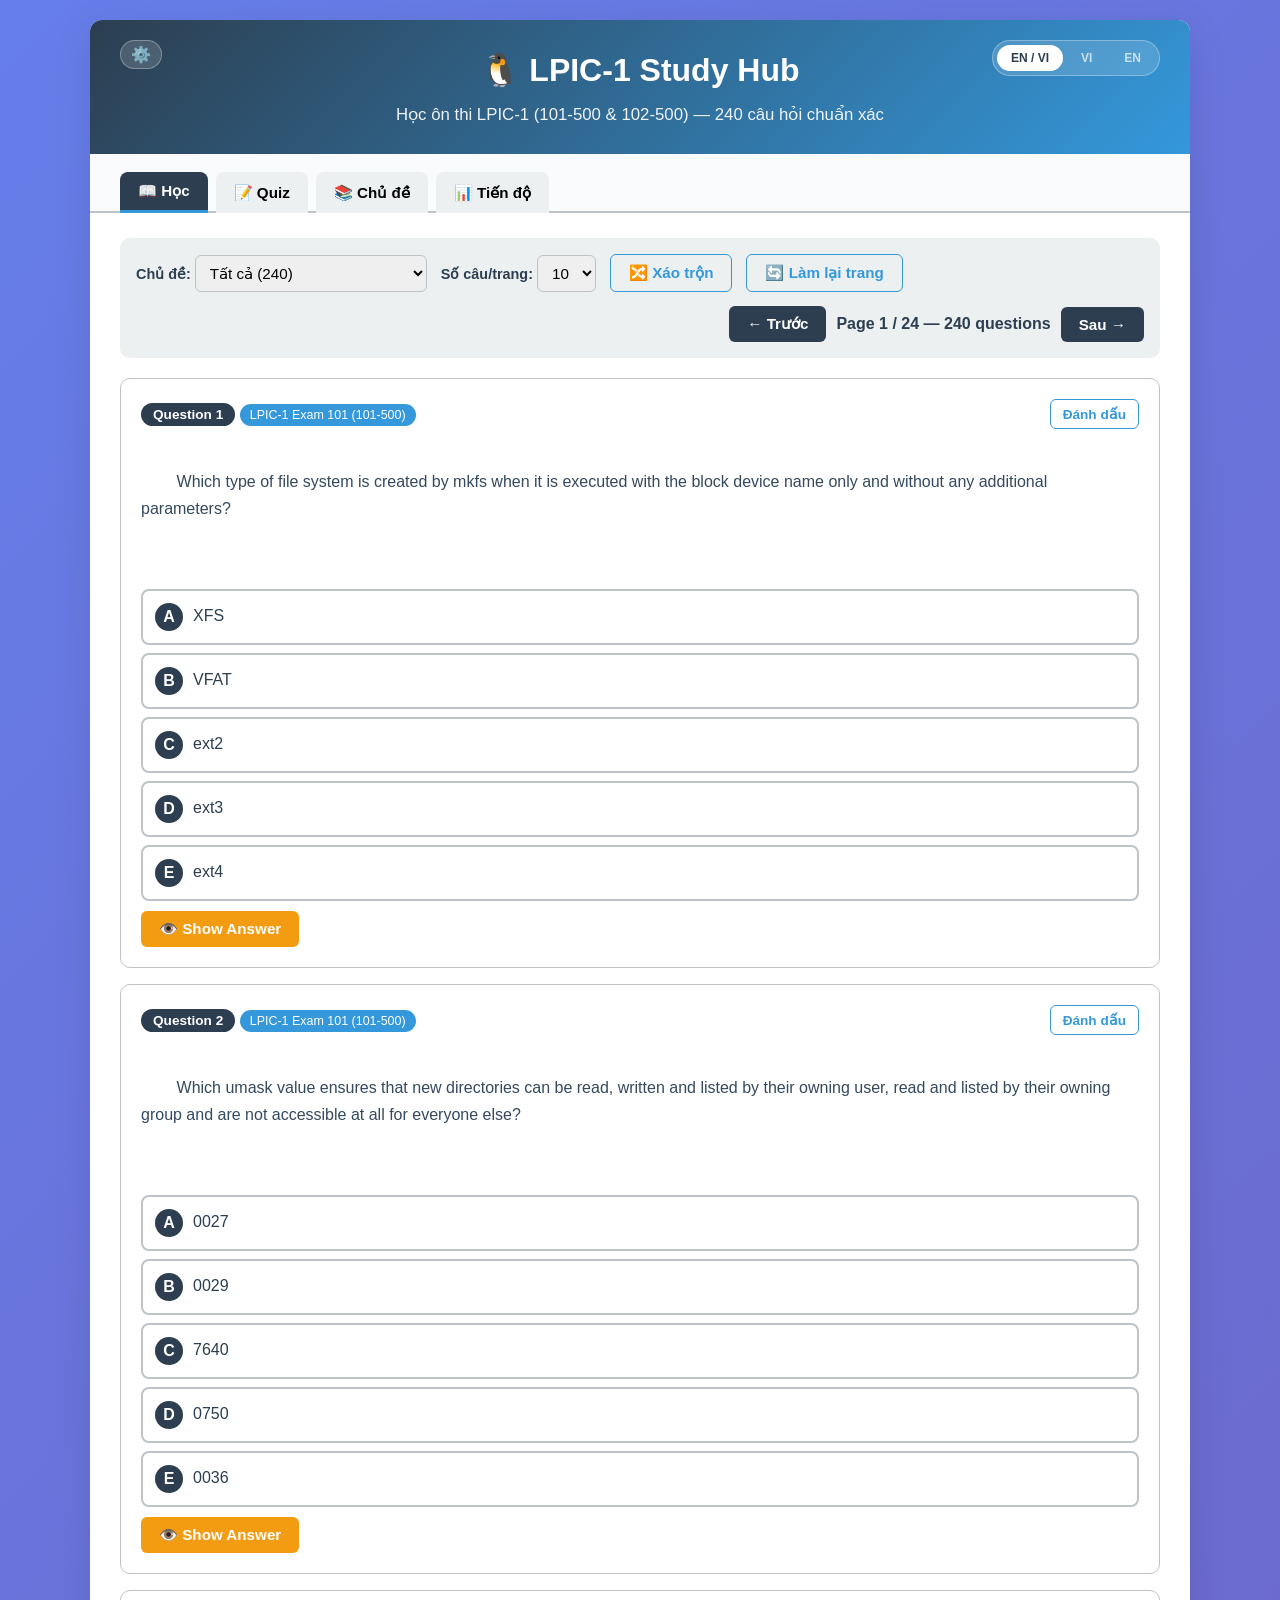
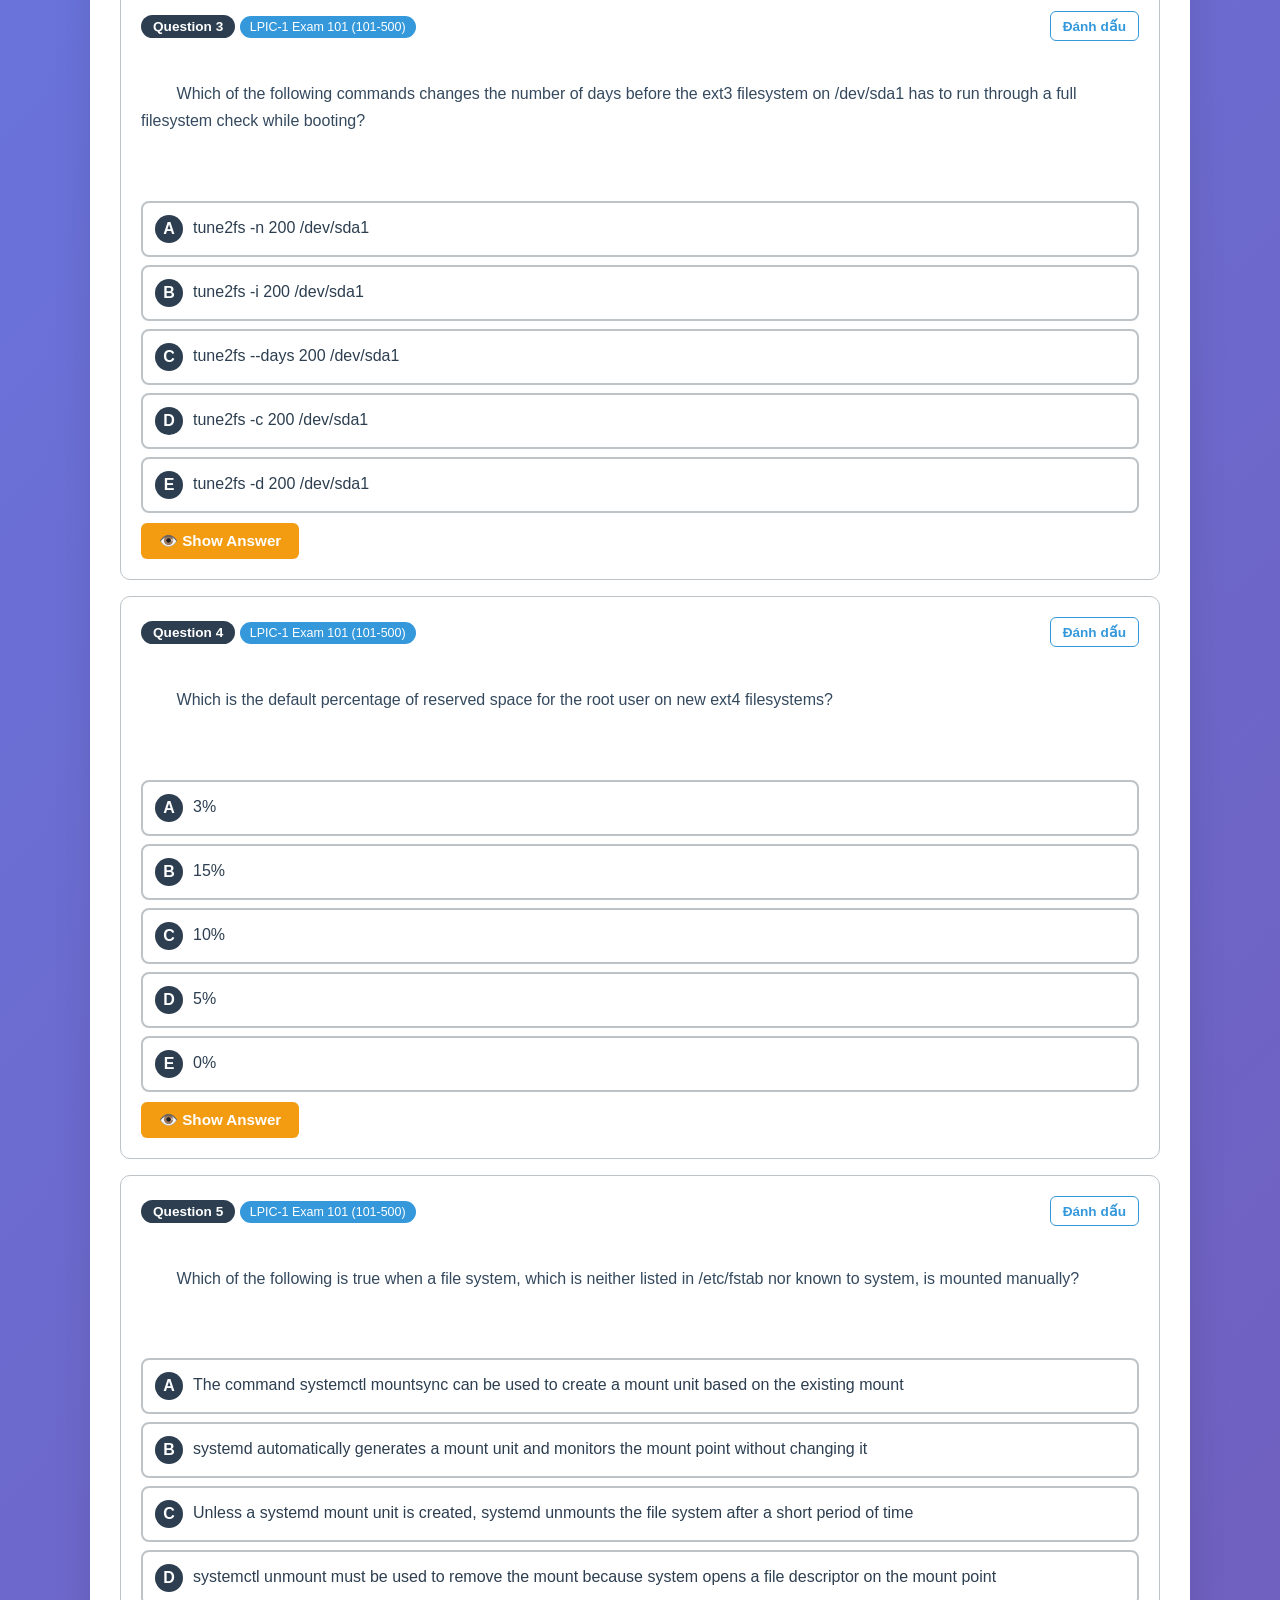
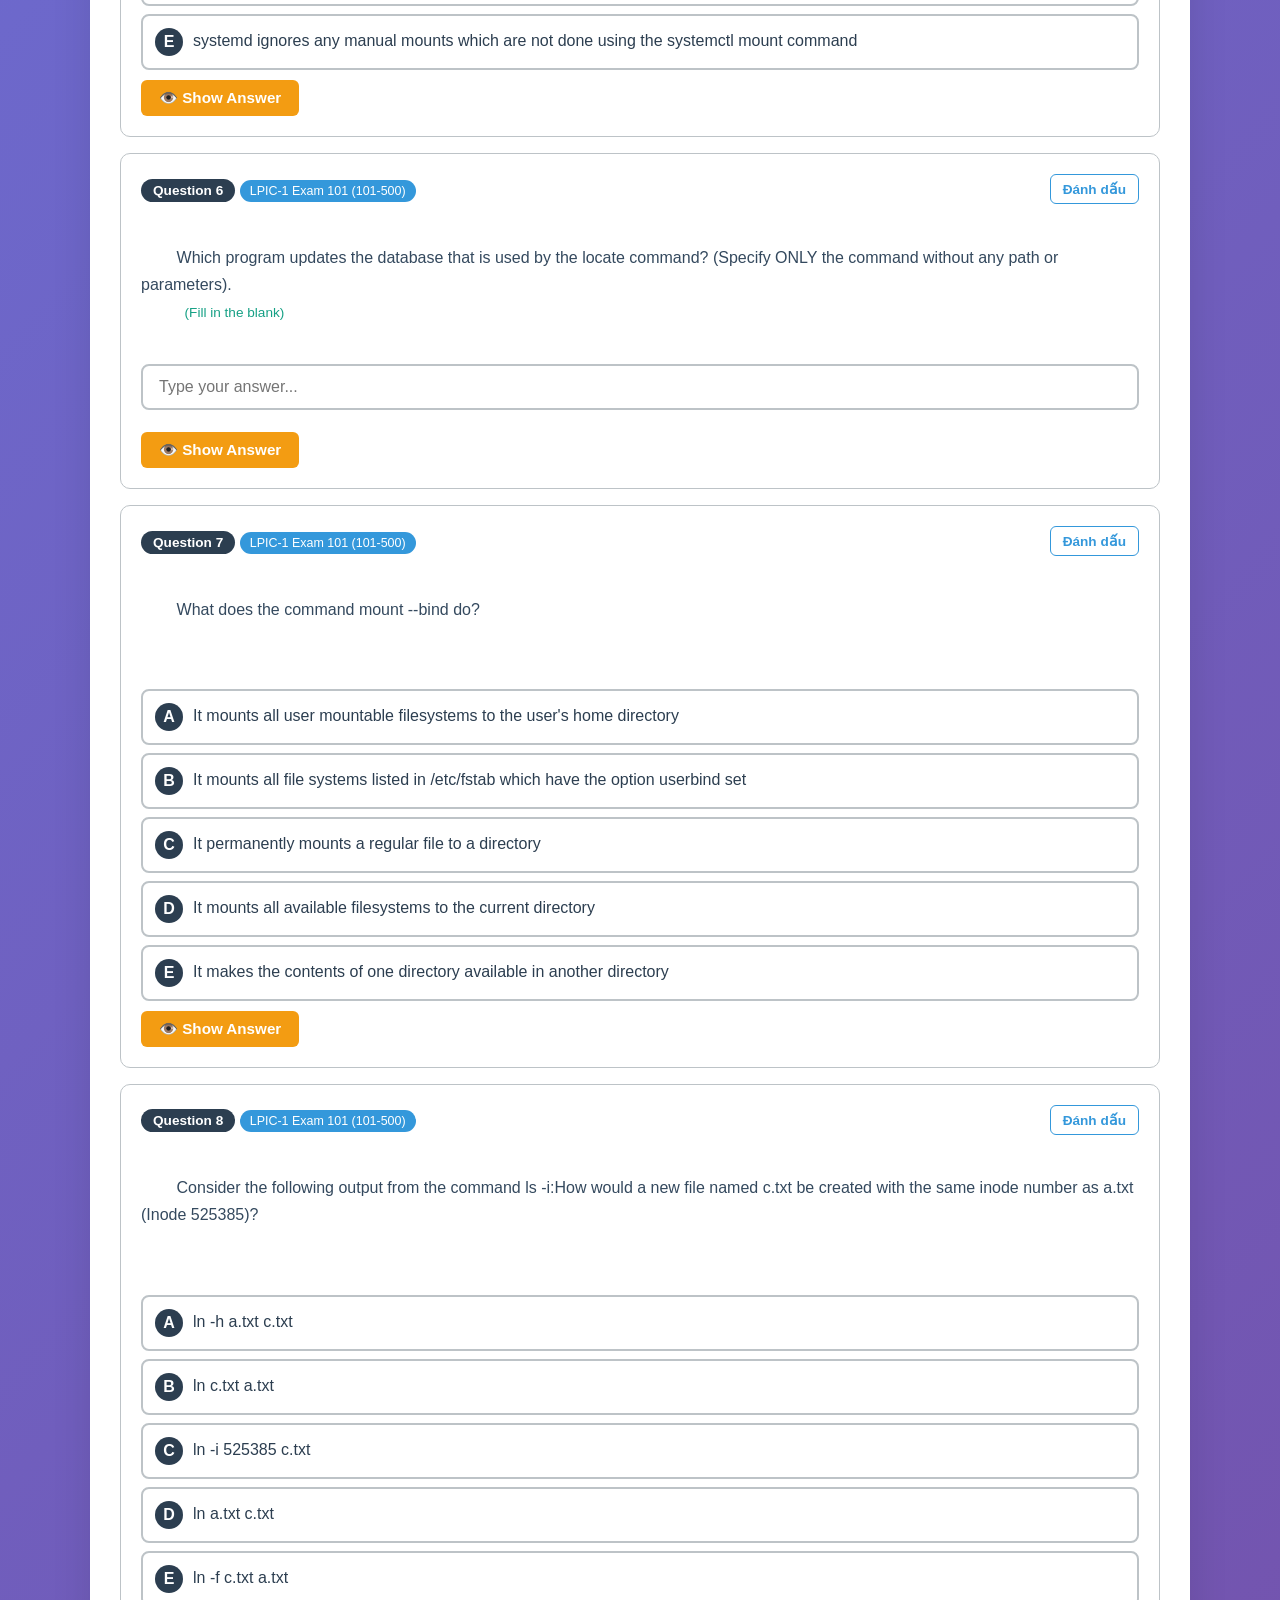
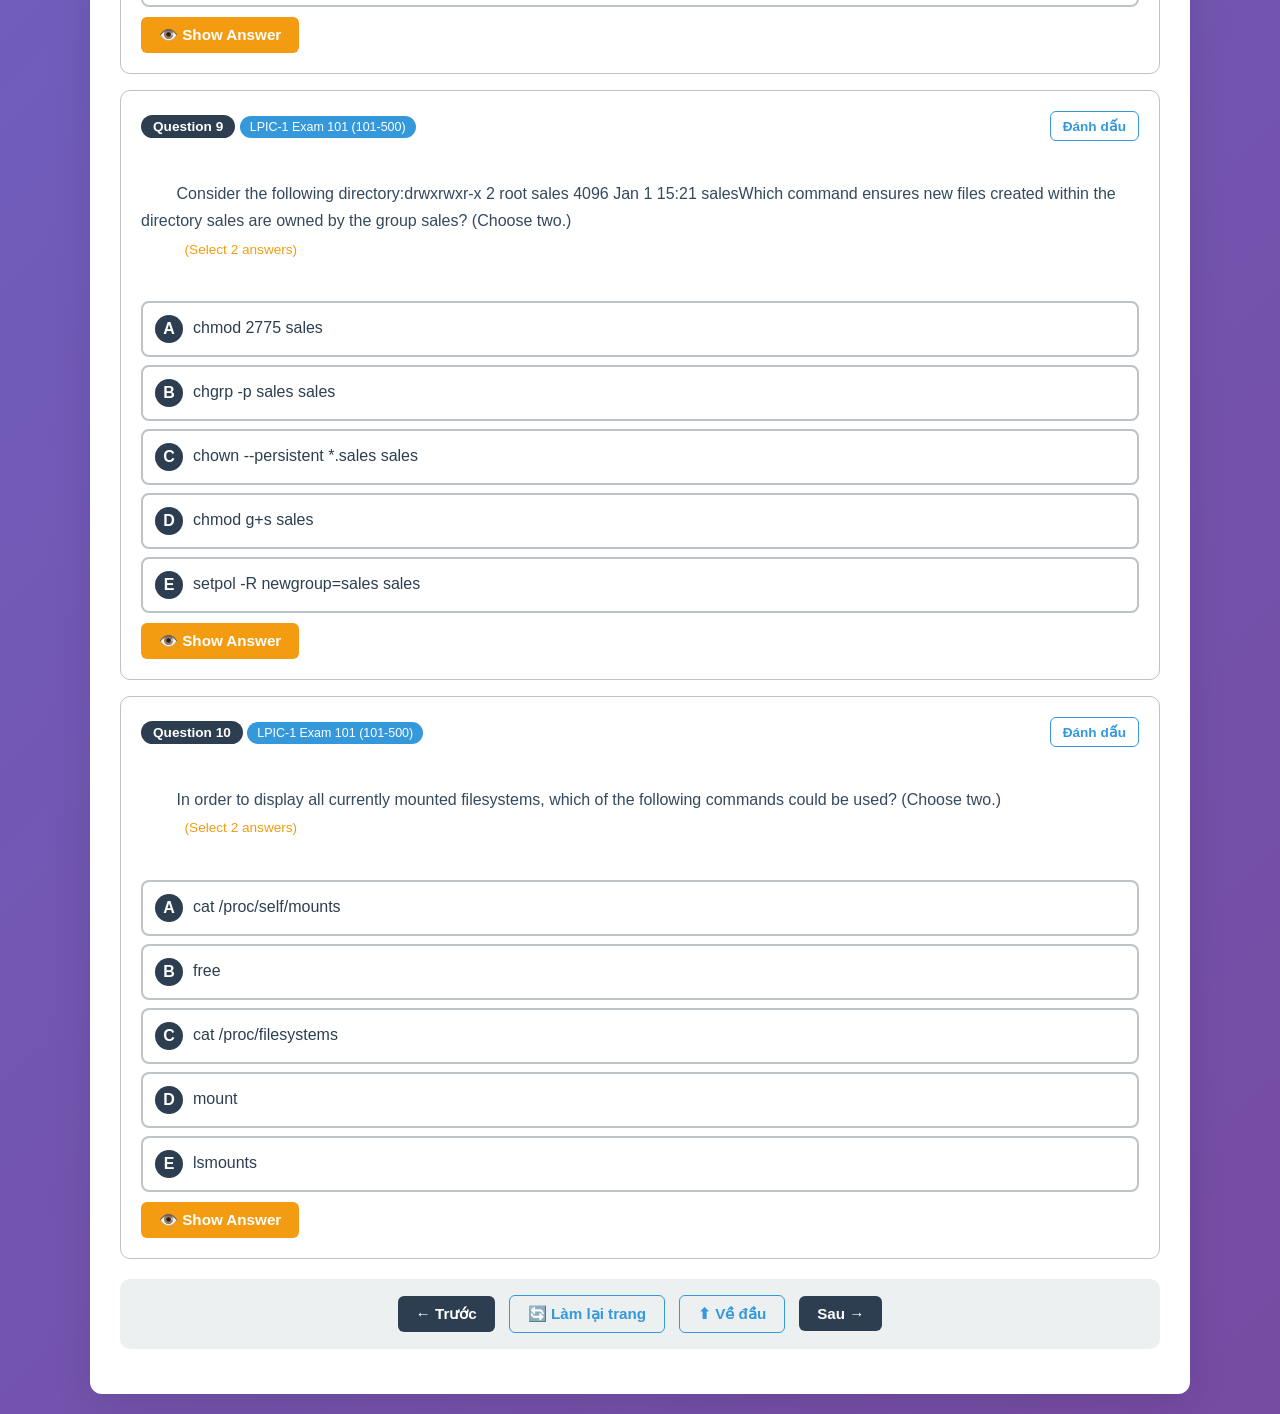
<file: index.html>
<!DOCTYPE html>
<html lang="vi">
<head>
<meta charset="UTF-8">
<meta name="viewport" content="width=device-width, initial-scale=1.0, viewport-fit=cover">
<title>LPIC-1 Study Hub - Học ôn thi LPIC-1</title>

<!-- SEO -->
<meta name="description" content="Ứng dụng học ôn thi LPIC-1 (101-500 & 102-500) với 208 câu hỏi chuẩn xác. Luyện tập, thi thử và theo dõi tiến độ học tập.">

<!-- PWA Manifest -->
<link rel="manifest" href="/manifest.json">
<meta name="theme-color" content="#4a90d9">

<!-- iOS PWA Support -->
<meta name="apple-mobile-web-app-capable" content="yes">
<meta name="apple-mobile-web-app-status-bar-style" content="black-translucent">
<meta name="apple-mobile-web-app-title" content="LPIC-1">
<link rel="apple-touch-icon" href="/icons/icon-152.png">
<link rel="apple-touch-icon" sizes="180x180" href="/icons/icon-192.png">
<link rel="apple-touch-startup-image" href="/icons/icon-512.png">

<!-- Favicon -->
<link rel="icon" type="image/png" sizes="32x32" href="/icons/icon-96.png">
<link rel="icon" type="image/png" sizes="16x16" href="/icons/icon-72.png">

<link rel="stylesheet" href="styles.css">
</head>
<body>
<div class="container">
<header>
  <h1>🐧 LPIC-1 Study Hub</h1>
  <h2>Học ôn thi LPIC-1 (101-500 &amp; 102-500) — 240 câu hỏi chuẩn xác</h2>
  <div style="position:absolute; top:20px; left:30px; display:flex; gap:10px;">
    <button class="lang-btn active" onclick="openSettings()" style="background:rgba(255,255,255,0.15); color:white; border:1px solid rgba(255,255,255,0.3); font-size:16px; padding: 4px 10px;" title="Cài đặt AI">⚙️</button>
  </div>
  <div class="lang-toggle" id="langToggle">
    <button class="lang-btn active" data-lang="both">EN / VI</button>
    <button class="lang-btn" data-lang="vi">VI</button>
    <button class="lang-btn" data-lang="en">EN</button>
  </div>
</header>

<nav class="tabs">
  <button class="tab active" data-pane="study">📖 Học</button>
  <button class="tab" data-pane="quiz">📝 Quiz</button>
  <button class="tab" data-pane="topics">📚 Chủ đề</button>
  <button class="tab" data-pane="progress">📊 Tiến độ</button>
</nav>

<main>
  <!-- STUDY PANE -->
  <div id="study" class="pane active">
    <div class="controls">
      <div>
        <label>Chủ đề: </label>
        <select id="topicFilter">
          <option value="all">Tất cả (107)</option>
        </select>
      </div>
      <div>
        <label>Số câu/trang: </label>
        <select id="pageSize">
          <option>5</option>
          <option selected>10</option>
          <option>20</option>
          <option>50</option>
        </select>
      </div>
        <button class="btn btn-ghost" id="shuffleBtn">🔀 Xáo trộn</button>
        <button class="btn btn-ghost" onclick="renderCurrent()" title="Xóa toàn bộ lựa chọn trên trang này để làm lại">🔄 Làm lại trang</button>
        <div style="display: flex; align-items: center; gap: 10px; flex-wrap: wrap; margin-left: auto;">
          <button class="btn btn-sec" id="prevBtn">← Trước</button>
          <span id="pageInfo" style="font-weight:600"></span>
          <button class="btn btn-sec" id="nextBtn">Sau →</button>
        </div>
      </div>
    <div id="questionsList"></div>
    <div class="controls" style="justify-content: center; margin-top: 20px;">
      <button class="btn btn-sec" id="prevBtnBottom">← Trước</button>
      <button class="btn btn-ghost" onclick="renderCurrent()" title="Xóa toàn bộ lựa chọn trên trang này để làm lại">🔄 Làm lại trang</button>
      <button class="btn btn-ghost" id="topBtnBottom">⬆ Về đầu</button>
      <button class="btn btn-sec" id="nextBtnBottom">Sau →</button>
    </div>
  </div>

  <!-- QUIZ PANE -->
  <div id="quiz" class="pane">
    <div id="quizSetup">
      <h3 style="margin-bottom:14px">📝 Thi thử LPIC-1</h3>
      <div class="controls">
        <div>
          <label>Chủ đề: </label>
          <select id="quizTopic"><option value="all">Tất cả</option></select>
        </div>
        <div>
          <label>Số câu: </label>
          <select id="quizCount">
            <option>5</option><option selected>10</option><option>20</option>
            <option>50</option><option value="240">Tất cả (240)</option>
          </select>
        </div>
        <div style="display:flex;align-items:center;gap:8px;">
          <input type="checkbox" id="quizSkipKnown" style="width:16px;height:16px;cursor:pointer;accent-color:var(--pri)">
          <label for="quizSkipKnown" style="cursor:pointer;font-size:0.9em;">⚡ Bỏ qua câu đã đúng</label>
        </div>
        <button class="btn btn-pri" id="startQuizBtn">▶ Bắt đầu</button>
      </div>
    </div>
    <div id="quizArea" style="display:none">
      <div class="quiz-progress"><div class="quiz-progress-fill" id="quizProg"></div></div>
      <div id="quizQuestion" class="quiz-q"></div>
      <div style="text-align:center;margin-top:14px">
        <button class="btn btn-pri" id="quizSubmitBtn">Nộp đáp án</button>
        <button class="btn btn-sec" id="quizNextBtn" style="display:none">Câu tiếp →</button>
      </div>
    </div>
    <div id="quizResult" style="display:none"></div>
  </div>

  <!-- TOPICS PANE -->
  <div id="topics" class="pane">
    <h3 style="margin-bottom:14px">📚 Các chủ đề LPIC-1</h3>
    <div id="topicsGrid" class="topics-grid"></div>
  </div>

  <!-- PROGRESS PANE -->
  <div id="progress" class="pane">
    <h3 style="margin-bottom:14px">📊 Tiến độ học tập</h3>

    <!-- STUDY PROGRESS -->
    <div style="margin-bottom:6px">
      <h4 style="display:flex;align-items:center;gap:8px;margin-bottom:10px">📖 Phần Học <span style="font-size:0.8em;font-weight:400;color:var(--text-secondary)">(đánh dấu thủ công)</span></h4>
      <div id="progressStats" class="stat-grid"></div>
      <div id="topicProgress"></div>
    </div>

    <hr style="border:none;border-top:1px solid var(--border);margin:20px 0">

    <!-- QUIZ PROGRESS -->
    <div style="margin-bottom:6px">
      <h4 style="display:flex;align-items:center;gap:8px;margin-bottom:10px">📝 Phần Quiz <span style="font-size:0.8em;font-weight:400;color:var(--text-secondary)">(câu đã trả lời đúng)</span></h4>
      <div id="quizProgressStats" class="stat-grid"></div>
      <div id="quizTopicProgress"></div>
    </div>

    <div style="text-align:center;margin-top:24px;display:flex;gap:12px;justify-content:center;flex-wrap:wrap">
      <button class="btn btn-bad" id="resetBtn">🗑️ Reset tiến độ Học</button>
      <button class="btn btn-bad" id="resetQuizBtn">🗑️ Reset tiến độ Quiz</button>
    </div>
  </div>
</main>
</div>

<!-- Settings Modal -->
<div class="modal-overlay" id="settingsModal">
  <div class="modal-content">
    <h3>⚙️ Cài đặt AI Tutor</h3>
    <p style="font-size: 0.9em; color: #666; margin-bottom: 16px;">Điền thông tin API để sử dụng tính năng Trợ lý ảo AI. Cấu hình sẽ được lưu an toàn trên trình duyệt của bạn.</p>
    <div class="form-group">
      <label>Base URL (Chuẩn OpenAI)</label>
      <input type="text" id="aiBaseUrl" placeholder="Ví dụ: https://api.openai.com/v1">
    </div>
    <div class="form-group">
      <label>Model Name</label>
      <input type="text" id="aiModel" placeholder="Ví dụ: gpt-3.5-turbo">
    </div>
    <div class="form-group">
      <label>API Key</label>
      <input type="password" id="aiApiKey" placeholder="Nhập API Key của bạn...">
    </div>
    <div class="form-group">
      <label>Model MML (Multi-Modal Name)</label>
      <input type="text" id="aiModelMML" placeholder="Ví dụ: gpt-4-vision-preview">
    </div>
    <div class="form-group">
      <label>Độ cao hộp thoại AI (px)</label>
      <input type="number" id="aiChatHeight" placeholder="600" min="300" max="900" value="600">
    </div>
    <div id="aiTestResult" style="margin-top: 12px; font-size: 0.85em; max-height: 150px; overflow-y: auto; display: none; padding: 10px; border-radius: 6px; white-space: pre-wrap; word-break: break-all; border: 1px solid var(--border);"></div>
    <div class="modal-actions">
      <button class="btn btn-warn" id="aiTestBtn" onclick="testAIConnection()">Kiểm tra kết nối</button>
      <button class="btn btn-ghost" onclick="closeSettings()">Hủy</button>
      <button class="btn btn-pri" onclick="saveSettings()">Lưu cài đặt</button>
    </div>
  </div>
</div>

<script src="questions.js?v=6"></script>
<script src="app.js?v=9"></script>
<script>
// Debug: Check if QUESTIONS and TOPICS loaded correctly
document.addEventListener('DOMContentLoaded', function() {
    console.log("DOM Loaded");
    console.log("QUESTIONS:", typeof QUESTIONS, QUESTIONS ? QUESTIONS.length : 'undefined');
    console.log("TOPICS:", typeof TOPICS, TOPICS ? TOPICS.length : 'undefined');
    console.log("STATE.questions:", typeof STATE.questions, STATE.questions ? STATE.questions.length : 'undefined');
    
    if (typeof QUESTIONS === 'undefined') {
        console.error("QUESTIONS is not defined!");
        document.body.innerHTML = '<h1 style="color:red;">Error: QUESTIONS not loaded</h1>';
    }
    if (typeof TOPICS === 'undefined') {
        console.error("TOPICS is not defined!");
    }
});
</script>

<!-- PWA Service Worker Registration -->
<script>
  if ('serviceWorker' in navigator) {
    window.addEventListener('load', () => {
      navigator.serviceWorker.register('/sw.js')
        .then((reg) => {
          console.log('[PWA] Service Worker registered:', reg.scope);
        })
        .catch((err) => {
          console.warn('[PWA] Service Worker registration failed:', err);
        });
    });
  }

  // iOS PWA: Show "Add to Home Screen" banner after 3 seconds (first visit only)
  if (!window.matchMedia('(display-mode: standalone)').matches && !localStorage.getItem('pwa-banner-shown')) {
    const isIOS = /iphone|ipad|ipod/i.test(navigator.userAgent);
    if (isIOS) {
      setTimeout(() => {
        const banner = document.createElement('div');
        banner.id = 'pwa-ios-banner';
        banner.style.cssText = `
          position: fixed; bottom: 0; left: 0; right: 0; z-index: 9999;
          background: linear-gradient(135deg, #1a1a2e, #16213e);
          color: white; padding: 16px 20px; text-align: center;
          border-top: 1px solid rgba(74,144,217,0.4);
          backdrop-filter: blur(10px);
          font-family: -apple-system, sans-serif; font-size: 14px;
          animation: slideUp 0.3s ease;
        `;
        banner.innerHTML = `
          <div style="font-size:18px; margin-bottom:6px;">📲 Thêm vào màn hình chính</div>
          <div style="opacity:0.85; line-height:1.5;">Nhấn <strong>⎋ Share</strong> → <strong>Add to Home Screen</strong> để dùng như app thật!</div>
          <button onclick="this.parentElement.remove(); localStorage.setItem('pwa-banner-shown','1')" 
            style="margin-top:10px; background:rgba(74,144,217,0.3); border:1px solid rgba(74,144,217,0.5); color:white; padding:6px 20px; border-radius:20px; cursor:pointer; font-size:13px;">Đã hiểu ✓</button>
        `;
        document.body.appendChild(banner);
        localStorage.setItem('pwa-banner-shown', '1');
      }, 3000);
    }
  }
</script>
</body>
</html>
</file>
<file: styles.css>
:root{
  --pri:#2c3e50;--sec:#3498db;--ok:#27ae60;--bad:#e74c3c;--warn:#f39c12;
  --info:#16a085;--bg:#ecf0f1;--border:#bdc3c7;--txt:#2c3e50;--white:#fff;
}
*{margin:0;padding:0;box-sizing:border-box}
body{font-family:-apple-system,BlinkMacSystemFont,'Segoe UI',Roboto,sans-serif;
  line-height:1.6;color:var(--txt);background:linear-gradient(135deg,#667eea 0%,#764ba2 100%);
  min-height:100vh;padding:20px}
.container{max-width:1100px;margin:0 auto;background:var(--white);
  border-radius:12px;box-shadow:0 10px 40px rgba(0,0,0,.1);overflow:hidden}
header{background:linear-gradient(135deg,var(--pri) 0%,var(--sec) 100%);
  color:#fff;padding:25px 30px;text-align:center;position:relative}
header h1{font-size:2em;margin-bottom:6px}
header h2{font-size:1.05em;font-weight:400;opacity:.92}

/* Lang Toggle */
.lang-toggle{position:absolute;top:20px;right:30px;display:flex;gap:4px;
  background:rgba(255,255,255,0.15);padding:4px;border-radius:100px;
  border:1px solid rgba(255,255,255,0.3);}
.lang-btn{border:none;background:transparent;color:rgba(255,255,255,0.7);
  padding:6px 14px;border-radius:100px;font-size:12px;font-weight:600;
  cursor:pointer;transition:all 0.2s;}
.lang-btn:hover{color:#fff;}
.lang-btn.active{background:#fff;color:var(--pri);}

.tabs{display:flex;gap:8px;padding:18px 30px 0;border-bottom:2px solid var(--border);
  flex-wrap:wrap;background:#fafbfc}
.tab{padding:10px 18px;border:none;background:var(--bg);border-radius:8px 8px 0 0;
  cursor:pointer;font-size:.95em;font-weight:600;transition:.2s;margin-bottom:-2px}
.tab:hover{background:var(--sec);color:#fff}
.tab.active{background:var(--pri);color:#fff;border-bottom:3px solid var(--sec)}
main{padding:25px 30px;min-height:600px}
.pane{display:none}
.pane.active{display:block;animation:fadeIn .3s}
@keyframes fadeIn{from{opacity:0;transform:translateY(8px)}to{opacity:1;transform:translateY(0)}}
.controls{background:var(--bg);padding:16px;border-radius:10px;margin-bottom:20px;
  display:flex;gap:14px;flex-wrap:wrap;align-items:center}
.controls label{font-weight:600;font-size:.9em}
.controls select,.controls input[type=number]{padding:8px 10px;border:1px solid var(--border);
  border-radius:6px;font-size:.95em}
.btn{padding:9px 18px;border:none;border-radius:6px;cursor:pointer;font-size:.95em;
  font-weight:600;transition:.2s}
.btn-pri{background:var(--sec);color:#fff}
.btn-pri:hover{background:#2980b9}
.btn-sec{background:var(--pri);color:#fff}
.btn-sec:hover{background:#1c2833}
.btn-ok{background:var(--ok);color:#fff}
.btn-warn{background:var(--warn);color:#fff}
.btn-bad{background:var(--bad);color:#fff}
.btn-ghost{background:transparent;color:var(--sec);border:1px solid var(--sec)}
.q-card{background:#fff;border:1px solid var(--border);border-radius:10px;
  padding:20px;margin-bottom:16px;transition:.2s}
.q-card:hover{box-shadow:0 4px 12px rgba(0,0,0,.06)}
.q-head{display:flex;justify-content:space-between;align-items:center;
  margin-bottom:12px;flex-wrap:wrap;gap:8px}
.q-num{background:var(--pri);color:#fff;padding:4px 12px;border-radius:14px;
  font-size:.85em;font-weight:700}
.q-topic{background:var(--sec);color:#fff;padding:4px 10px;border-radius:14px;font-size:.78em}
.q-actions{display:flex;gap:6px;flex-wrap:wrap}
.q-actions .btn{padding:6px 12px;font-size:.85em}
.q-text{font-size:1em;margin-bottom:12px;line-height:1.7;color:#34495e; white-space:pre-wrap;}
.q-img{display:block;max-width:100%;margin:10px auto;border:1px solid var(--border);
  border-radius:6px;padding:6px;background:#fafbfc}
.opts{display:grid;gap:8px;margin-bottom:10px}
.opt{padding:12px;border:2px solid var(--border);border-radius:8px;cursor:pointer;
  transition:.15s;display:flex;align-items:flex-start;gap:10px;background:#fff}
.opt:hover{border-color:var(--sec);background:#f8fbff}
.opt.correct{border-color:var(--ok);background:#eafaf1}
.opt.wrong{border-color:var(--bad);background:#fdedec}
.opt.selected{border-color:var(--sec);background:#eaf2f8}
.opt-letter{width:28px;height:28px;background:var(--pri);color:#fff;border-radius:50%;
  text-align:center;line-height:28px;font-weight:700;flex-shrink:0}
.opt.correct .opt-letter{background:var(--ok)}
.opt.wrong .opt-letter{background:var(--bad)}
.opt.selected .opt-letter{background:var(--sec)}
.fill-blank-container{margin-bottom:12px}
.fill-blank-input{width:100%;padding:12px 16px;font-size:1em;font-family:inherit;border:2px solid var(--border);border-radius:8px;outline:none;transition:border-color .15s,background-color .15s;box-sizing:border-box}
.fill-blank-input:focus{border-color:var(--sec)}
.fill-blank-input.correct{border-color:var(--ok);background-color:#eafaf1}
.fill-blank-input.wrong{border-color:var(--bad);background-color:#fdedec}
.answer-section{background:#f8f9fa;padding:16px;border-radius:8px;margin-top:12px;
  border-left:4px solid var(--info);display:none}
  .answer-section.show{display:block; animation:fadeIn .3s}
  .correct-ans{font-weight:700;color:var(--ok);margin-bottom:10px;font-size:.95em}
  .explanation{margin-top:8px;line-height:1.7;white-space:pre-wrap;}
  .explanation strong{color:var(--pri)}
  .explanation.vi{color:#555;font-style:italic;background:#fff;padding:10px;
    border-radius:6px;margin-top:8px;border-left:3px solid var(--sec)}
  .vi-explanation{margin-top:10px;line-height:1.7;background:#fff;padding:14px;
    border-radius:8px;border-left:4px solid #3498db;color:#34495e;white-space:pre-wrap;
    font-size:0.95em;}
  .vi-label{font-weight:700;color:#2980b9;margin-bottom:6px;font-size:0.88em;
    letter-spacing:0.5px;text-transform:uppercase;}

  /* Vietnamese translation block */
  .vi-translation-block{background:#fffde7;border:1px solid #f9ca24;border-radius:10px;
    padding:14px 16px;margin:10px 0;border-left:4px solid #f9ca24;}
  .vi-block-header{font-weight:700;color:#b7791f;font-size:0.9em;margin-bottom:10px;
    letter-spacing:0.3px;display:flex;align-items:center;gap:6px;}
  .vi-question-text{font-size:0.97em;color:#4a4a4a;line-height:1.65;margin-bottom:10px;
    font-style:italic;padding:8px 12px;background:rgba(255,255,255,0.7);
    border-radius:6px;border-left:3px solid #f9ca24;}
  .vi-opts-list{display:grid;gap:5px;margin-top:6px;}
  .vi-opt{display:flex;align-items:flex-start;gap:8px;padding:7px 10px;border-radius:7px;
    background:#fff;border:1px solid #e8e8e8;font-size:0.9em;color:#555;}
  .vi-opt-correct{background:#eafaf1;border-color:#27ae60;color:#1a6b3c;font-weight:600;}
  .vi-opt-letter{width:22px;height:22px;border-radius:50%;background:#b7791f;color:#fff;
    text-align:center;line-height:22px;font-size:0.78em;font-weight:700;flex-shrink:0;}
  .vi-opt-correct .vi-opt-letter{background:#27ae60;}
  .vi-correct-mark{color:#27ae60;font-weight:700;margin-left:4px;}
  .ai-wrapper{margin-top:12px;}
.progress-bar{background:var(--bg);height:14px;border-radius:7px;overflow:hidden;
  margin-top:4px}
.progress-fill{background:linear-gradient(90deg,var(--sec),var(--ok));height:100%;
  transition:.4s}
.topics-grid{display:grid;grid-template-columns:repeat(auto-fill,minmax(280px,1fr));
  gap:14px}
.topic-card{background:#fff;border:2px solid var(--border);border-radius:10px;
  padding:18px;cursor:pointer;transition:.2s}
.topic-card:hover{border-color:var(--sec);transform:translateY(-3px);
  box-shadow:0 5px 14px rgba(0,0,0,.08)}
.topic-name{font-size:1.1em;font-weight:700;color:var(--pri);margin-bottom:6px}
.topic-desc{color:#666;font-size:.88em;margin-bottom:10px;min-height:36px}
.topic-meta{display:flex;justify-content:space-between;font-size:.85em;color:#666}
.stat-grid{display:grid;grid-template-columns:repeat(auto-fit,minmax(180px,1fr));
  gap:14px;margin-bottom:20px}
.stat{background:var(--bg);padding:18px;border-radius:10px;text-align:center}
.stat-val{font-size:1.8em;font-weight:700;color:var(--sec)}
.stat-lbl{color:#666;margin-top:4px;font-size:.88em}
.empty{text-align:center;padding:40px;color:#888;font-style:italic}
.quiz-q{padding:18px;background:#fff;border-radius:10px;margin-bottom:14px;
  border:2px solid var(--border)}
.quiz-progress{height:6px;background:var(--bg);border-radius:3px;margin-bottom:14px;
  overflow:hidden}
.quiz-progress-fill{height:100%;background:var(--sec);transition:.3s}
.quiz-result{background:#fff;padding:24px;border-radius:10px;text-align:center;
  border:2px solid var(--border)}
.score-circle{display:inline-block;width:120px;height:120px;border-radius:50%;
  background:conic-gradient(var(--ok) var(--pct),var(--bg) 0);position:relative;
  margin:14px 0}
.score-circle::after{content:attr(data-pct);position:absolute;inset:8px;background:#fff;
  border-radius:50%;display:flex;align-items:center;justify-content:center;
  font-size:1.6em;font-weight:700;color:var(--pri)}

@media (max-width: 600px) {
  header{padding: 20px 15px;}
  .lang-toggle{position:static; justify-content:center; margin-top:10px; background:transparent; border:none;}
  .lang-btn{background:rgba(255,255,255,0.15);}
  .ai-popup { width: 95vw; height: 80vh; }
}

/* Modal & Settings */
.modal-overlay { display: none; position: fixed; top: 0; left: 0; right: 0; bottom: 0; background: rgba(0,0,0,0.5); z-index: 1000; align-items: center; justify-content: center; padding: 20px; }
.modal-overlay.active { display: flex; animation: fadeIn .2s; }
.modal-content { background: var(--white); padding: 30px; border-radius: 12px; width: 100%; max-width: 500px; box-shadow: 0 10px 40px rgba(0,0,0,0.2); }
.modal-content h3 { margin-bottom: 20px; color: var(--pri); font-size: 1.5em; }
.form-group { margin-bottom: 16px; }
.form-group label { display: block; font-weight: 600; margin-bottom: 6px; font-size: 0.9em; }
.form-group input { width: 100%; padding: 10px 12px; border: 1px solid var(--border); border-radius: 6px; font-size: 0.95em; }
.form-group input:focus { outline: none; border-color: var(--sec); box-shadow: 0 0 0 3px rgba(52, 152, 219, 0.2); }
.modal-actions { display: flex; justify-content: flex-end; gap: 10px; margin-top: 24px; }

/* AI Chatbot */
.ai-chat-btn { background: linear-gradient(135deg, #a18cd1 0%, #fbc2eb 100%); border: none; padding: 8px 16px; border-radius: 6px; color: #fff; font-weight: 600; cursor: pointer; transition: 0.2s; box-shadow: 0 4px 10px rgba(161, 140, 209, 0.3); display: inline-block; width: auto; }
.ai-chat-btn:hover { transform: translateY(-2px); box-shadow: 0 6px 15px rgba(161, 140, 209, 0.4); }

.ai-popup-overlay { display: none; position: fixed; top: 0; left: 0; right: 0; bottom: 0; background: rgba(0,0,0,0.5); z-index: 1000; }
.ai-popup-overlay.active { display: flex; justify-content: flex-start; align-items: center; padding: 20px; animation: fadeIn .2s; }

.ai-popup { position: relative; width: 450px; max-width: 90vw; height: 600px; max-height: 90vh; background: #fff; border: 2px solid #e1bee7; border-radius: 12px; box-shadow: 0 10px 40px rgba(161, 140, 209, 0.3); display: flex; flex-direction: column; animation: slideInLeft .3s; }

@keyframes slideInLeft {
  from { opacity: 0; transform: translateX(-50px); }
  to { opacity: 1; transform: translateX(0); }
}

.ai-popup-header { display: flex; justify-content: space-between; align-items: center; padding: 16px 20px; border-bottom: 1px solid #e1bee7; background: linear-gradient(135deg, #a18cd1 0%, #fbc2eb 100%); border-radius: 12px 12px 0 0; }
.ai-popup-title { color: #fff; font-weight: 700; font-size: 1.1em; display: flex; align-items: center; gap: 8px; }
.ai-popup-close { background: rgba(255,255,255,0.3); border: none; color: #fff; width: 32px; height: 32px; border-radius: 50%; cursor: pointer; font-size: 1.2em; display: flex; align-items: center; justify-content: center; transition: 0.2s; }
.ai-popup-close:hover { background: rgba(255,255,255,0.5); transform: rotate(90deg); }

.ai-popup-content { flex: 1; display: flex; flex-direction: column; padding: 16px; overflow: hidden; }

.ai-history { flex: 1; overflow-y: auto; margin-bottom: 12px; font-size: 0.95em; padding-right: 10px; }
.ai-msg { margin-bottom: 12px; line-height: 1.5; padding: 10px 14px; border-radius: 14px; width: fit-content; max-width: 90%; }
.ai-msg.user { background: #f1f3f5; color: var(--txt); margin-left: auto; border-bottom-right-radius: 4px; }
.ai-msg.bot { background: #f3e5f5; color: #4a148c; margin-right: auto; border-bottom-left-radius: 4px; border: 1px solid #e1bee7; }
.ai-msg.bot p { margin-bottom: 8px; }
.ai-msg.bot pre, .ai-msg.bot code { background: rgba(0,0,0,0.05); border-radius: 4px; padding: 2px 4px; font-family: monospace; white-space: pre-wrap; }
.ai-msg.loading { background: transparent; border: none; color: #ab47bc; font-style: italic; margin-right: auto; }

.ai-input-row { display: flex; gap: 8px; }
.ai-input-row input { flex: 1; padding: 10px 14px; border: 1px solid var(--border); border-radius: 20px; outline: none; }
.ai-input-row input:focus { border-color: #ce93d8; }
.ai-input-row button { background: #ab47bc; color: #fff; border: none; width: 40px; height: 40px; border-radius: 50%; cursor: pointer; font-size: 1.2em; display: flex; align-items: center; justify-content: center; transition: 0.2s; }
.ai-input-row button:hover { background: #8e24aa; }

@media (max-width: 600px) {
  .ai-popup { width: 95vw; height: 80vh !important; }
}
</file>
